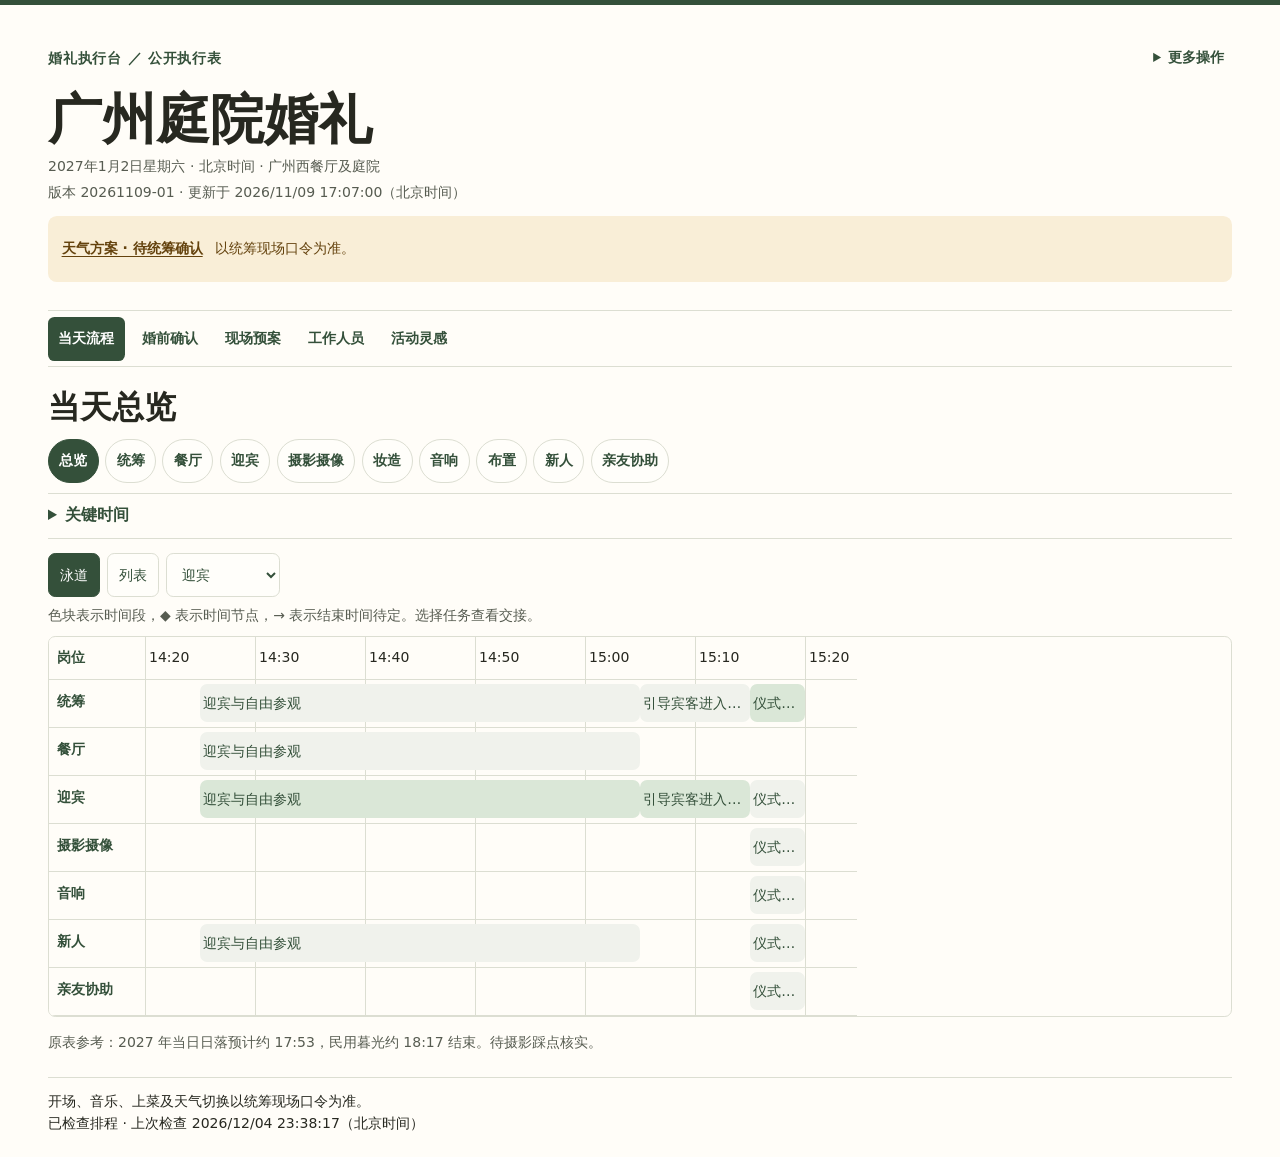
<file: site/index.html>
<!doctype html>
<html lang="zh-CN">
<head>
  <meta charset="utf-8">
  <meta name="viewport" content="width=device-width, initial-scale=1">
  <meta name="description" content="广州庭院婚礼公开执行表。查看当天流程、婚前确认、现场预案和活动灵感。">
  <meta name="robots" content="noindex">
  <meta name="theme-color" content="#FFFDF8">
  <title>广州庭院婚礼执行台</title>
  <link rel="stylesheet" href="./style.css">
  <script type="module" src="./app.mjs"></script>
</head>
<body>
  <a class="skip" href="#main">跳到主要内容</a>
  <header class="masthead">
    <div class="wrap">
      <div class="mast-row">
        <p class="eyebrow">婚礼执行台 <span>／</span> 公开执行表</p>
        <details id="more" class="more" hidden>
          <summary>更多操作</summary>
          <div class="menu">
            <button id="history-button" type="button">更新记录</button>
            <button id="share" type="button">复制当前链接</button>
            <button id="print" type="button">打印当前视图</button>
          </div>
        </details>
      </div>
      <h1 id="title">广州庭院婚礼</h1>
      <p id="event-date" class="event-date"></p>
      <p id="revision" class="revision"></p>
      <div id="site-status" class="site-status" role="status">正在载入排程…</div>
      <aside id="updates" class="notice" aria-live="polite" hidden></aside>
      <p id="share-status" class="feedback" role="status"></p>
      <noscript><p>请启用 JavaScript，或向统筹索取岗位打印件。</p></noscript>
    </div>
  </header>
  <main class="wrap" id="main" tabindex="-1" hidden>
    <nav class="site-nav" aria-label="页面导航" id="navigation"></nav>
    <div id="page"></div>
    <section id="print-weather" class="print-only" aria-label="打印天气预案"></section>
  </main>
  <footer class="wrap footer" id="footer" hidden>
    <p>开场、音乐、上菜及天气切换以统筹现场口令为准。</p>
    <p id="last-check" aria-live="polite"></p>
  </footer>
  <dialog id="history" aria-labelledby="history-title">
    <h2 id="history-title">更新记录</h2>
    <div id="history-content"></div>
    <form method="dialog"><button type="submit">关闭</button></form>
  </dialog>
  <template id="activities-template">
    <section aria-labelledby="activities-title">
      <header class="activities-intro">
        <p class="eyebrow">宾客互动 · 待确认提案</p>
        <h2 id="activities-title">活动灵感</h2>
        <p>从迎宾到晚宴，宾客可以选礼物、插一枝花、拍下婚礼瞬间，也可以为今晚的歌写一句词。</p>
      </header>
      <div class="activity-grid">
        <article class="activity">
          <img src="./images/gift-boxes.jpg" width="1200" height="800" alt="庭院迎宾桌上摆着系有浅绿色缎带的小礼盒、线索卡和一罐茶">
          <div class="activity-copy">
            <p class="eyebrow">01 ／ 迎宾陈列 · 晚宴拆礼</p>
            <h3>礼物盲盒</h3>
            <p>每份礼物配一句线索。宾客挑一句喜欢的，把惊喜留到拆盒时。</p>
            <details>
              <summary>查看玩法与礼物示例</summary>
              <ol>
                <li>迎宾时陈列包好的礼物，让宾客边逛边看。</li>
                <li>晚宴后段用一两句话介绍玩法，各桌传阅线索卡，每人选一句。多人选中同一句时，从选这句的人里抽出一位。</li>
                <li>获赠的宾客可以在桌边拆礼物，也可以互相看看大家抽到了什么。</li>
              </ol>
              <p><strong>到场先选卡</strong>　也可以让宾客签到时选一张写有礼物关键词的卡，晚宴时从参与的宾客中抽人，按卡片领取对应礼物并当场拆开。</p>
              <p><strong>礼物数量</strong>　人人有份时，准备价值相近的小物，选过的卡直接取走。礼物较少时，可把「选线索，再抽中选者」做成晚宴里的短环节。</p>
              <table class="gift-examples">
                <caption>线索与礼物示例</caption>
                <thead><tr><th scope="col">包装上的话</th><th scope="col">礼物</th></tr></thead>
                <tbody>
                  <tr><td>把今天泡得久一点</td><td>一小罐茶</td></tr>
                  <tr><td>送给想赖床的下一个周末</td><td>一双柔软的袜子</td></tr>
                  <tr><td>留给某个下雨的下午</td><td>热巧克力冲饮</td></tr>
                  <tr><td>把今晚的一小束光带回家</td><td>一只小烛台</td></tr>
                  <tr><td>给那些值得记下来的小事</td><td>一本口袋笔记本</td></tr>
                </tbody>
              </table>
            </details>
          </div>
        </article>
        <article class="activity">
          <img src="./images/shared-flowers.jpg" width="1200" height="800" alt="一位宾客把一枝杏色花插进迎宾桌上的玻璃花瓶">
          <div class="activity-copy">
            <p class="eyebrow">02 ／ 迎宾插花 · 晚宴上桌</p>
            <h3>大家一起把餐桌插满</h3>
            <p>每人插一枝，半分钟就能参与。宾客一起完成的几瓶花，会出现在晚宴上。</p>
            <details>
              <summary>查看布置与花瓶交接</summary>
              <ol>
                <li>迎宾区摆三到五只装好水的花器，备好提前剪枝、去刺的花材，颜色沿用婚礼布置。</li>
                <li>宾客各选一枝插进任意花瓶。想多待一会儿的人，也可以帮忙搭配颜色。</li>
                <li>庭院仪式前收台，请一位朋友把花移到餐厅入口、吧台或餐桌。摄影师可在宾客进餐厅前拍一张完成照。</li>
              </ol>
              <blockquote>选一枝你喜欢的花，插进任意一只花瓶。今晚，它会和我们一起上桌。</blockquote>
              <p><strong>散场带走</strong>　也可以把部分花枝分成小束，作为伴手礼送给宾客。</p>
            </details>
          </div>
        </article>
        <article class="activity">
          <img src="./images/photo-missions.jpg" width="1200" height="800" alt="一位宾客用手机拍下庭院晚宴上两位朋友笑成一团的瞬间">
          <div class="activity-copy">
            <p class="eyebrow">03 ／ 迎宾至晚宴</p>
            <h3>拍照任务</h3>
            <p>每桌放一张可任选题目的任务卡，请宾客用手机拍下自己留意到的婚礼瞬间。</p>
            <details>
              <summary>查看任务卡与分享方式</summary>
              <ul>
                <li>拍一张有人笑到模糊的照片</li>
                <li>拍下一双今天很忙的手</li>
                <li>拍一处你喜欢的布置</li>
              </ul>
              <p><strong>姿势卡玩法</strong>　也可以抽一张拍照姿势卡，照着卡上的姿势合影。</p>
              <p><strong>照片分享</strong>　愿意分享的宾客可以把照片传到新人指定的相册。现场有屏幕时，可以在晚宴轮播愿意公开分享的照片。</p>
            </details>
          </div>
        </article>
        <article class="activity">
          <img src="./images/lyric-cards.jpg" width="1200" height="800" alt="一位宾客在庭院迎宾桌前，用笔填写米白色歌词卡">
          <div class="activity-copy">
            <p class="eyebrow">04 ／ 迎宾填词 · 晚宴放歌</p>
            <h3>一起谱写一首歌词</h3>
            <p>每位宾客选一张歌词卡，填一句、签上名字。大家写的句子会在晚宴上变成一首歌。</p>
            <details>
              <summary>查看歌词卡与放歌流程</summary>
              <ol>
                <li>提前准备几种留有空格的歌词卡。迎宾时请每位宾客选一张，写下自己的名字，再填完卡上的句子。</li>
                <li>收齐卡片后，马上把填好的句子整理成一首歌词，交给 AI 作曲并生成演唱音频。</li>
                <li>晚宴上，新郎新娘先把歌词念给大家听，念完再播放制作好的歌。</li>
              </ol>
              <blockquote>
                <p>我想把今天的＿＿＿，写进你们往后的日子。</p>
                <p>填词人　＿＿＿</p>
              </blockquote>
            </details>
          </div>
        </article>
      </div>
    </section>
  </template>
</body>
</html>
</file>
<file: site/style.css>
:root {
  color-scheme: light;
  --paper: #fffdf8;
  --surface: #fffefa;
  --ink: #272820;
  --muted: #575c51;
  --green: #34503a;
  --green-soft: #e9efe6;
  --line: #dcded2;
  --amber: #64420d;
  --amber-soft: #f9eed7;
  font: 16px/1.55 system-ui, -apple-system, "Microsoft YaHei", "PingFang SC", sans-serif;
  background: var(--paper);
  color: var(--ink);
}
*, *::before, *::after { box-sizing: border-box; }
[hidden], .print-only { display: none !important; }
body { margin: 0; overflow-wrap: anywhere; }
h1, h2, h3, h4, p { margin: 0; }
h1 { font-size: clamp(2rem, 5.5vw, 3.4rem); line-height: 1.18; margin: .45rem 0 .25rem; }
h2 { font-size: clamp(1.4rem, 3.5vw, 2rem); line-height: 1.28; }
h3 { font-size: 1.075rem; }
a { color: var(--green); text-underline-offset: .2em; }
a:hover { text-decoration-thickness: 2px; }
a:focus-visible, button:focus-visible, summary:focus-visible, select:focus-visible, .overview:focus-visible {
  outline: 2px solid var(--green);
  outline-offset: 3px;
}
button, select {
  min-height: 44px;
  padding: .45rem .7rem;
  font: inherit;
  font-size: .875rem;
  color: var(--green);
  background: var(--surface);
  border: 1px solid var(--line);
  border-radius: .45rem;
}
button, select, summary { cursor: pointer; }
button:hover { border-color: var(--green); }
.primary, button[aria-pressed="true"] { background: var(--green); border-color: var(--green); color: white; }
.wrap { width: min(100% - 2rem, 74rem); margin-inline: auto; }
.skip { position: absolute; top: .5rem; left: .5rem; z-index: 5; padding: .6rem; background: var(--surface); }
.skip:not(:focus) { transform: translateY(-200%); }
.masthead { padding-block: clamp(.9rem, 3vw, 2rem) 1rem; border-top: 5px solid var(--green); }
.mast-row, .section-heading { display: flex; align-items: center; justify-content: space-between; gap: .5rem; }
.eyebrow { color: var(--green); font-size: .875rem; font-weight: 750; letter-spacing: .055em; }
.more { position: relative; flex-shrink: 0; }
.more summary, .weather-plan summary { padding: .65rem .5rem; min-height: 44px; color: var(--green); font-weight: 700; }
.more summary { font-size: .875rem; }
.menu {
  position: absolute;
  right: 0;
  z-index: 3;
  width: max-content;
  display: grid;
  gap: .4rem;
  padding: .5rem;
  border: 1px solid var(--line);
  border-radius: .45rem;
  background: var(--paper);
  box-shadow: 0 .25rem .8rem #27282020;
}
.event-date, .muted, .revision, .feedback { color: var(--muted); font-size: .875rem; }
.revision { font-variant-numeric: tabular-nums; margin-top: .25rem; }
.site-status, .notice, .instructions, .next, .lane-detail {
  margin-block: .75rem;
  padding: .7rem .85rem;
  border-radius: .55rem;
  background: var(--green-soft);
}
.site-status { display: flex; flex-wrap: wrap; align-items: center; gap: 0 .8rem; font-size: .875rem; }
.site-status a, .notice > a { display: inline-flex; align-items: center; min-height: 44px; font-weight: 700; }
.site-status.awaiting, #updates { background: var(--amber-soft); color: var(--amber); }
.site-status a { color: inherit; }
.notice h2 { font-size: 1.1rem; }
.notice ul, .revision-entry ul { margin: .25rem 0 .6rem; padding-left: 1.35rem; }
.feedback:not(:empty) { margin-top: .5rem; }
.share-field { display: block; width: 100%; font: inherit; min-height: 44px; margin-top: .3rem; padding: .4rem; }
.site-nav, .pills, .view-controls { display: flex; flex-wrap: wrap; gap: .4rem; }
.site-nav { border-block: 1px solid var(--line); margin-bottom: 1.25rem; padding-block: .35rem; }
.site-nav a, .pills a {
  display: inline-flex;
  align-items: center;
  min-height: 44px;
  padding: .4rem .65rem;
  font-weight: 650;
  font-size: .875rem;
  text-decoration: none;
}
.site-nav a { border-radius: .4rem; }
.pills { margin-block: .65rem; }
.pills a { border: 1px solid var(--line); border-radius: 1.4rem; background: var(--surface); }
.site-nav a[aria-current], .pills a[aria-current] { color: white; background: var(--green); border-color: var(--green); }
.site-nav a:hover, .pills a:hover { text-decoration: underline; }
.brief-group + .brief-group { margin-top: .65rem; }
.milestones { margin-block: .65rem; border-block: 1px solid var(--line); }
.milestones summary { min-height: 44px; padding-block: .55rem; color: var(--green); font-weight: 700; }
.milestones ul { margin-block: 0 .65rem; padding-left: 1.35rem; }
.milestones a { display: inline-flex; align-items: center; min-height: 44px; margin-right: .35rem; }
.next-task { margin-block: .25rem .5rem; }
.next-task a { display: inline-flex; align-items: center; min-height: 44px; font-weight: 750; }
.view-controls { margin-block: .9rem .5rem; }
.view-controls:empty { display: none; }
.stage { margin-block: .8rem; }
.stage-heading {
  display: flex;
  flex-wrap: wrap;
  align-items: center;
  justify-content: space-between;
  gap: .2rem .6rem;
  min-height: 48px;
  padding: .45rem .65rem;
  border-bottom: 2px solid var(--green);
  color: var(--green);
  font-size: 1.1rem;
  font-weight: 750;
  list-style: none;
}
.stage-heading::-webkit-details-marker, .task-summary::-webkit-details-marker { display: none; }
.stage-heading > span:first-child::before { content: "＋ "; }
.stage[open] > .stage-heading > span:first-child::before { content: "− "; }
.stage-time, .task-time, .deadline { font-variant-numeric: tabular-nums; }
.stage-time { font-size: .875rem; }
.task-list, .checklist { list-style: none; padding: 0; margin: 0; }
.task { border-bottom: 1px solid var(--line); }
.task.linked, .task.is-now { background: var(--green-soft); }
.task-summary {
  display: grid;
  grid-template-columns: 6.4rem minmax(0, 1fr);
  gap: .5rem;
  padding: .7rem .45rem;
  min-height: 44px;
  list-style: none;
}
.task-heading { display: grid; gap: .12rem; }
.task-heading strong::after { content: " ＋"; color: var(--green); }
.task-details[open] .task-heading strong::after { content: " −"; }
.task-time { color: var(--green); font-size: .875rem; font-weight: 750; white-space: nowrap; }
.task-area { color: var(--muted); font-size: .875rem; }
.cue { color: var(--green); font-size: .875rem; font-weight: 650; }
.task-tags { display: flex; flex-wrap: wrap; gap: .25rem; }
.timing:empty, .task-tags:empty { display: none; }
.task-body { padding: 0 .55rem .75rem 7.35rem; }
.task-body p + p { margin-top: .3rem; }
.task-body button, .task-body h4 { margin-top: .45rem; }
.task-body ol { margin-block: .15rem .35rem; padding-left: 1.25rem; }
.badge {
  display: inline-block;
  padding: .08rem .42rem;
  border-radius: .35rem;
  color: var(--green);
  background: var(--green-soft);
  font-size: .875rem;
  font-weight: 700;
}
.badge.pending { color: var(--amber); background: var(--amber-soft); }
.overview {
  overflow-x: auto;
  margin-block: .55rem .9rem;
  border: 1px solid var(--line);
  border-radius: .45rem;
}
.lane-grid { display: grid; grid-template-columns: 6rem var(--track-width); width: max-content; }
.lane-label, .lane-track { border-bottom: 1px solid var(--line); }
.lane-label {
  position: sticky;
  left: 0;
  z-index: 1;
  padding: .65rem .5rem;
  color: var(--green);
  background: var(--paper);
  box-shadow: 1px 0 var(--line);
  font-size: .875rem;
  font-weight: 750;
}
.lane-track {
  position: relative;
  background: repeating-linear-gradient(to right, var(--line) 0 1px, transparent 1px var(--grid-step));
}
.lane-axis span {
  position: absolute;
  top: .65rem;
  white-space: nowrap;
  font-size: .875rem;
  font-variant-numeric: tabular-nums;
  padding-left: .25rem;
}
.lane-task {
  position: absolute;
  min-height: 38px;
  padding: 0 .2rem;
  border: 0;
  background: #f0f2ec;
  overflow: hidden;
  text-overflow: ellipsis;
  white-space: nowrap;
  font-size: .875rem;
  text-align: left;
}
.lane-task.lead { background: #dae7d7; }
.lane-task.open { border: 1px dashed var(--green); }
.lane-task.point { max-width: 8rem; color: var(--green); background: var(--paper); border: 1px solid var(--line); }
.lane-task.is-now { background: var(--green); color: white; }
.lane-task.is-past { opacity: .67; }
.lane-task:focus-visible { z-index: 1; }
.lane-task.range.short { min-width: 44px; background: transparent; padding-inline: 0 .2rem; }
.lane-task.range.short::before { content: ""; display: inline-block; width: var(--duration-width); height: .45rem; margin-right: .25rem; border-radius: 2px; background: var(--green); }
.lane-task.range.short.is-now { color: var(--green); font-weight: 750; }
.lane-detail .task-body { padding: .35rem 0 0; }
.support-intro, .light-note { margin-block: .55rem .75rem; }
.check-item { display: grid; grid-template-columns: 7rem minmax(0, 1fr); gap: .65rem; padding-block: .75rem; border-bottom: 1px solid var(--line); }
.deadline { color: var(--green); font-weight: 750; }
.check-body .badge, .weather-plan .badge { margin-inline-start: .45rem; }
.check-body p, .role-card p { margin-top: .3rem; }
.weather-plans { display: grid; grid-template-columns: repeat(3, minmax(0, 1fr)); gap: .6rem; margin-top: .7rem; align-items: start; }
.weather-plan, .role-card { padding: .35rem .7rem; border: 1px solid var(--line); background: var(--surface); border-radius: .5rem; }
.weather-plan.chosen { border-color: var(--green); }
.weather-plan p { margin: 0 .5rem .6rem; }
.instructions ol { padding-left: 1.3rem; }
.role-card { margin-bottom: .65rem; padding: .75rem; }
.activities-intro { padding-block: .65rem clamp(1.25rem, 3vw, 2.25rem); }
.activities-intro h2 { margin-block: .35rem .55rem; font-size: clamp(2rem, 5vw, 3.25rem); }
.activities-intro > p:last-child { color: var(--muted); }
.activity-grid { display: grid; grid-template-columns: repeat(2, minmax(0, 1fr)); gap: 1rem; align-items: start; }
.activity { background: var(--surface); border: 1px solid var(--line); border-radius: .8rem; overflow: hidden; }
.activity img { display: block; width: 100%; height: auto; background: var(--green-soft); }
.activity-copy { padding: clamp(.85rem, 2vw, 1.25rem); }
.activity h3 { margin-block: .3rem .5rem; font-size: clamp(1.2rem, 2vw, 1.45rem); }
.activity details { border-top: 1px solid var(--line); margin-top: .9rem; font-size: .925rem; }
.activity summary { min-height: 44px; padding-block: .65rem; color: var(--green); font-weight: 700; }
.activity summary:focus-visible { outline-offset: -2px; }
.activity ol, .activity ul { margin: 0 0 .75rem; padding-inline-start: 1.35rem; }
.activity li + li, .activity details p + p { margin-top: .45rem; }
.activity blockquote { margin: .75rem 0; border-inline-start: 3px solid var(--green); background: var(--green-soft); padding: .55rem .75rem; }
.gift-examples { width: 100%; margin-top: .75rem; border-collapse: collapse; text-align: start; }
.gift-examples caption { text-align: start; font-weight: 700; color: var(--green); margin-bottom: .25rem; }
.gift-examples th, .gift-examples td { padding: .35rem .4rem; border-bottom: 1px solid var(--line); text-align: start; }
.gift-examples th { background: var(--green-soft); }
.gift-examples th:last-child { width: 36%; }
.footer { margin-top: 1.5rem; padding-block: .8rem 1.4rem; border-top: 1px solid var(--line); font-size: .875rem; }
dialog { width: min(calc(100% - 2rem), 35rem); border: 1px solid var(--line); border-radius: .6rem; padding: 1rem; background: var(--paper); color: var(--ink); }
dialog::backdrop { background: #27282070; }
.revision-entry { margin-block: .7rem; }
@media (max-width: 767px) {
  body { padding-bottom: calc(62px + env(safe-area-inset-bottom)); }
  .site-nav {
    position: fixed;
    z-index: 4;
    bottom: 0;
    left: 0;
    right: 0;
    display: grid;
    grid-template-columns: repeat(5, minmax(0, 1fr));
    margin: 0;
    padding: .35rem .25rem calc(.35rem + env(safe-area-inset-bottom));
    background: var(--paper);
    border-bottom: 0;
    box-shadow: 0 -.15rem .6rem #27282012;
  }
  .site-nav a { justify-content: center; text-align: center; padding-inline: .15rem; }
  .weather-plans, .activity-grid { grid-template-columns: 1fr; }
}
@media (max-width: 440px) {
  .task-summary, .check-item { grid-template-columns: 1fr; gap: .2rem; }
  .task-body { padding-inline-start: .45rem; }
  .eyebrow { letter-spacing: 0; }
}
@media print {
  :root { background: white; font-size: 11pt; }
  body { padding: 0; }
  .wrap { width: 100%; }
  .masthead { padding-block: 0 .4rem; border-top: 0; }
  .skip, .site-nav, .more, .screen-only, .feedback, .overview, #last-check, #updates, dialog { display: none !important; }
  .print-only:not([hidden]) { display: block !important; }
  .stage-heading, h2, h3 { break-after: avoid; }
  .task, .weather-plan, .check-item { break-inside: avoid; }
  .task-summary { padding-block: .3rem; min-height: auto; }
  .task-heading strong::after, .stage-heading > span:first-child::before { content: none !important; }
  .task-body { padding: 0 .4rem .4rem; }
  .activity-grid { grid-template-columns: 1fr; gap: .5rem; }
  .activity img { display: none; }
  a { color: inherit; text-decoration: none; }
}
</file>
